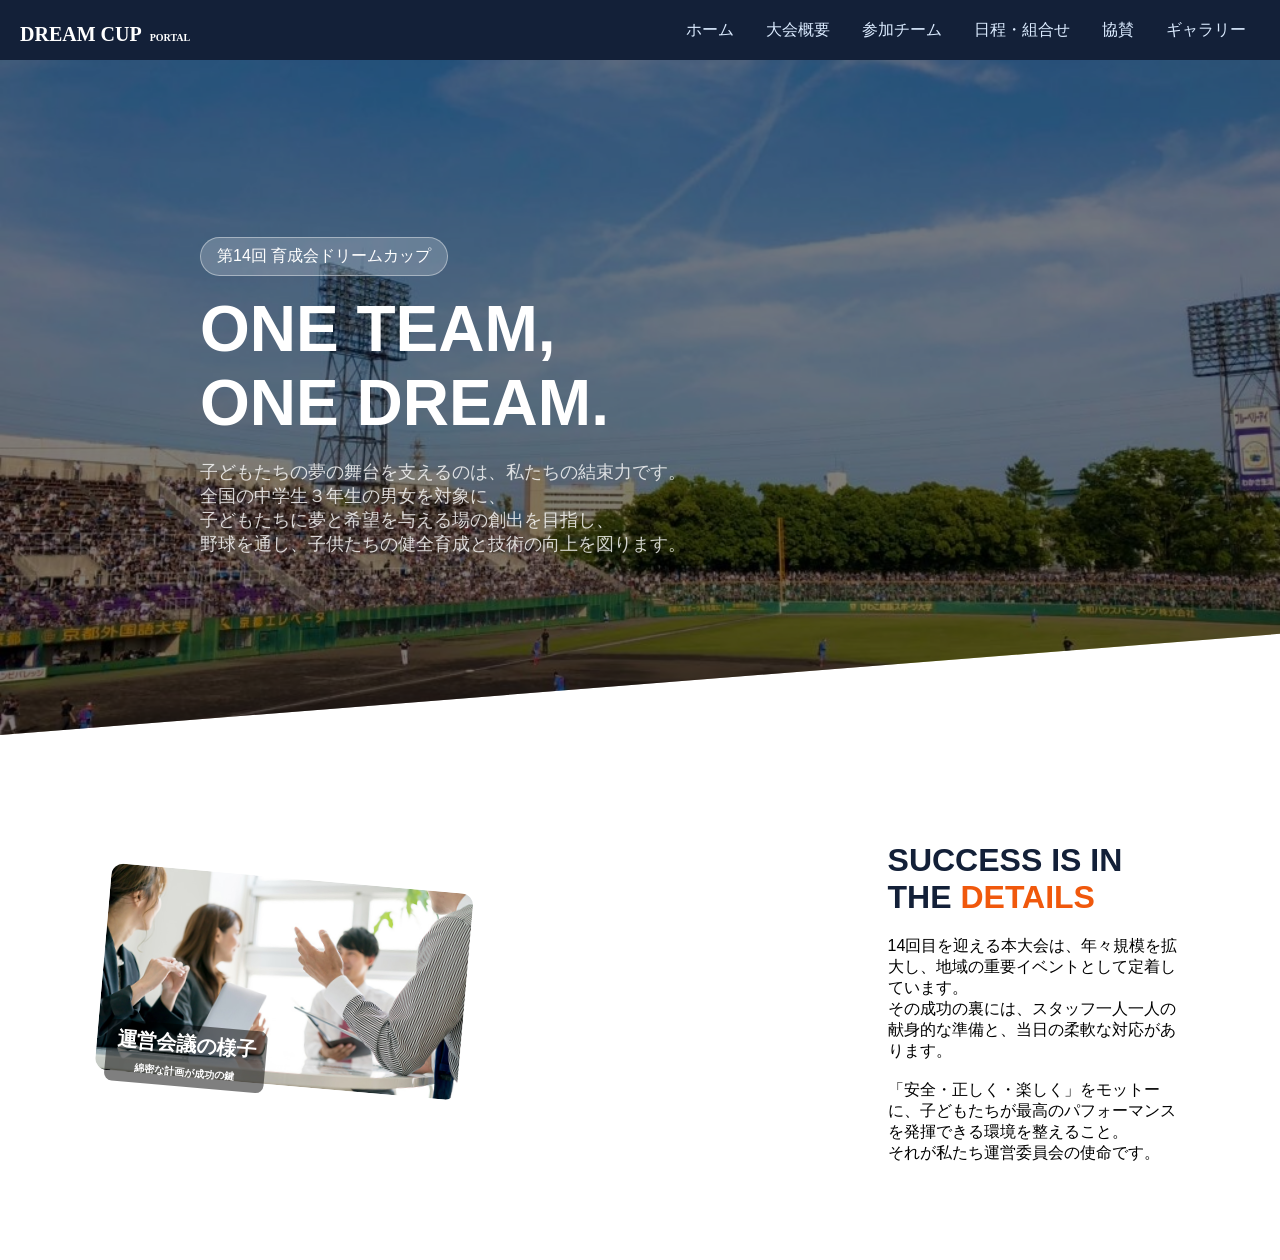
<file: index.html>
<!DOCTYPE html>
<html lang="ja">
    <head>
        <meta charset="UTF-8">
        <meta name="viewport" content="width=device-width, initial-scale=1.0">
        <title>testSite</title>
        <link rel="stylesheet" href="style.css">
    </head>
    <body>
        <div id="header"></div>

    <main>
        <section class="catch">
        <p class="catch-count">第14回 育成会ドリームカップ</p>
        <h1 class="catch-title">
            ONE TEAM,<br>
            ONE DREAM.
        </h1>
        <p class="catch-sub">子どもたちの夢の舞台を支えるのは、私たちの結束力です。<br>
            全国の中学生３年生の男女を対象に、<br>
            子どもたちに夢と希望を与える場の創出を目指し、<br>
            野球を通し、子供たちの健全育成と技術の向上を図ります。<br>
        </p>
        </section>

        <section class="meeting">
            <div class="meeting-image-card">
                <img src="images/meeting.jpg" alt="会議画像" class="meeting-img">
                <div class="meeting-image-text">運営会議の様子<br><span class="meeting-image-text-sub">綿密な計画が成功の鍵</span></div>
            </div>
            <div class="meeting-text">
                <h1>SUCCESS IS IN THE <span class="meeting-title">DETAILS</span></h1>

                <p>
                    14回目を迎える本大会は、年々規模を拡大し、地域の重要イベントとして定着しています。<br>
                    その成功の裏には、スタッフ一人一人の献身的な準備と、当日の柔軟な対応があります。<br>
                    <br>
                    「安全・正しく・楽しく」をモットーに、子どもたちが最高のパフォーマンスを発揮できる環境を整えること。<br>
                    それが私たち運営委員会の使命です。
                </p>
            </div>
        </section>
        <script src="script.js"></script>
    </main>
    </body>
</html>
</file>
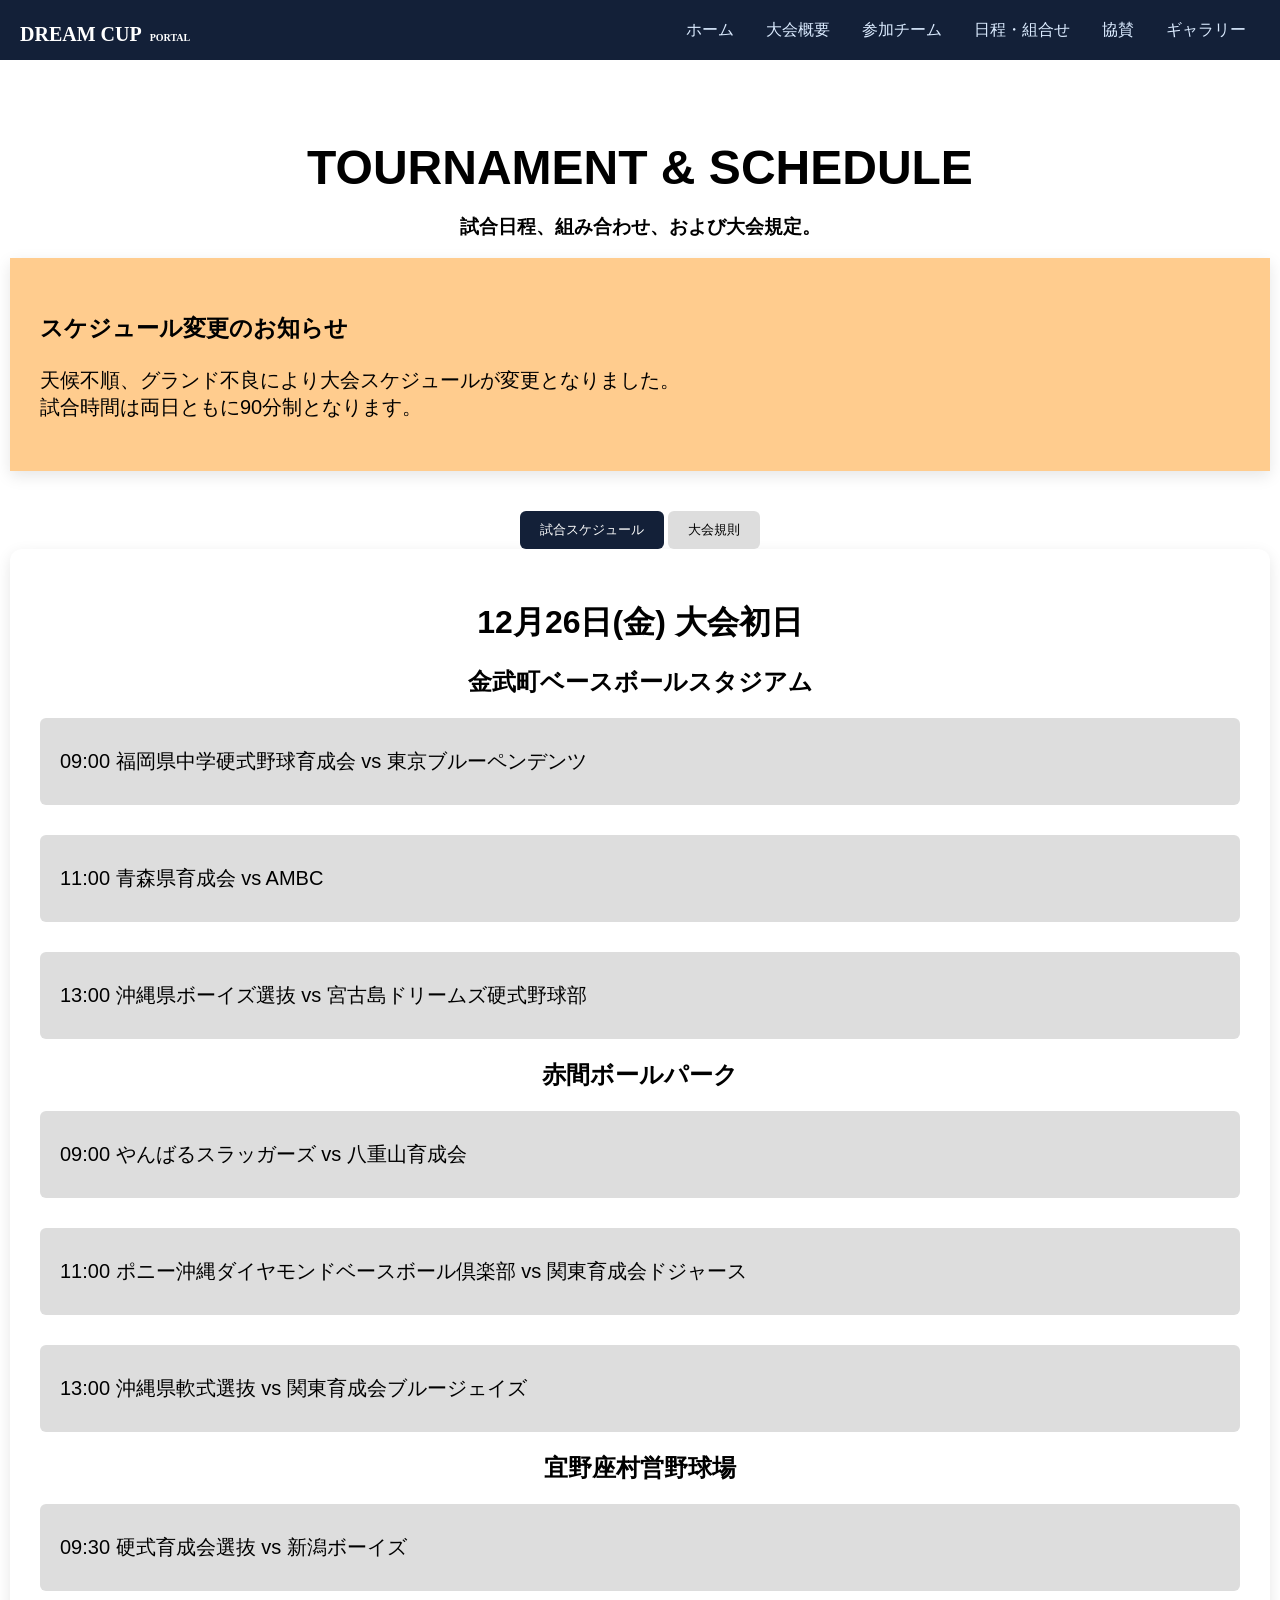
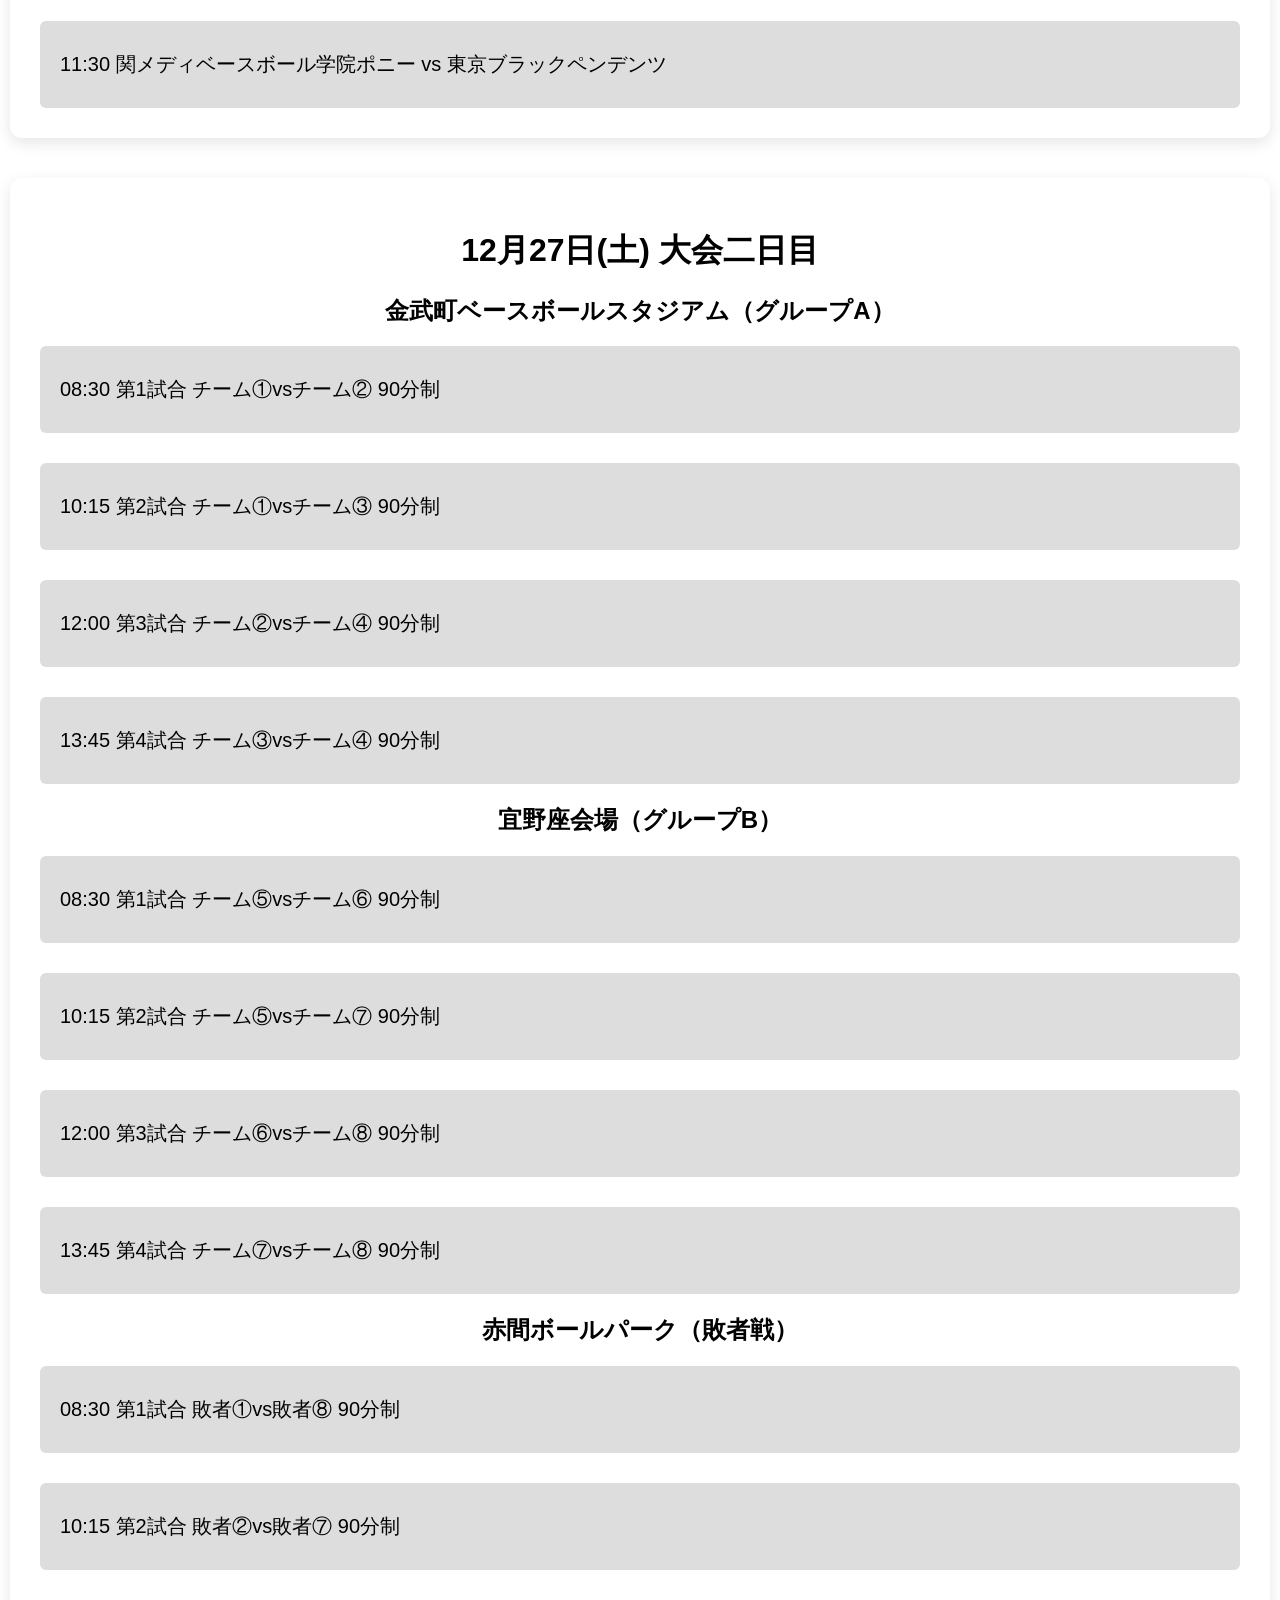
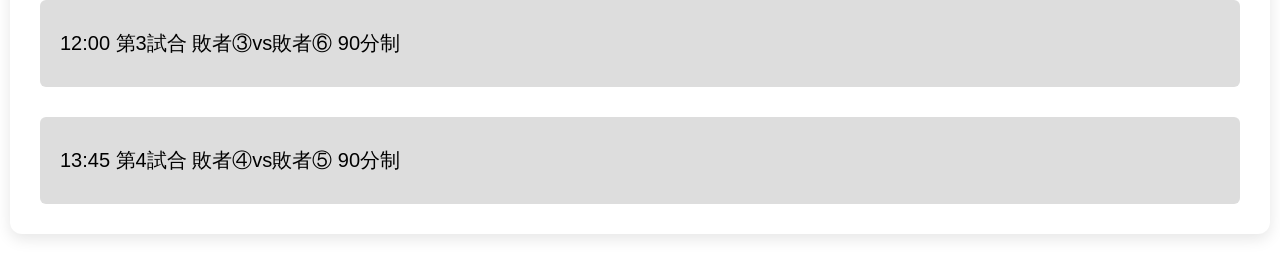
<file: Schedule.html>
<!DOCTYPE html>
<html lang="ja">
    <head>
        <meta charset="UTF-8">
        <meta name="viewport" content="width=device-width, initial-scale=1.0">
        <title>Schedule</title>
        <link rel="stylesheet" href="style.css">
    </head>
    <body>
        <div id="header"></div>
        <main>
            <h1 class="sub-page-title">TOURNAMENT & SCHEDULE</h1>
            <h3>試合日程、組み合わせ、および大会規定。</h3>

            <div class="schedule-infomation">
                <h3>スケジュール変更のお知らせ</h3>
                    <p>天候不順、グランド不良により大会スケジュールが変更となりました。<br>
                        試合時間は両日ともに90分制となります。
                    </p>
            </div>

            <div class="tab-buttons">
                <button class="tab-btn active" data-tab="match">
                    試合スケジュール
                </button>

                <button class="tab-btn" data-tab="rule">
                    大会規則
                </button>
            </div>

            <div class="tab-content active" id="match">
                <div class="schedule-card">
                    <h1>12月26日(金) 大会初日</h1>
                    <h2>金武町ベースボールスタジアム</h2>
                    <div class="schedule-grid">
                        <div class="schedule-time-card">
                            <p>
                                09:00  福岡県中学硬式野球育成会 vs 東京ブルーペンデンツ
                            </p>
                        </div>

                        <div class="schedule-time-card">
                            <p>
                                11:00  青森県育成会 vs AMBC
                            </p>
                        </div>

                        <div class="schedule-time-card">
                            <p>
                                13:00  沖縄県ボーイズ選抜 vs 宮古島ドリームズ硬式野球部
                            </p>
                        </div>
                    </div>

                    <h2>赤間ボールパーク</h2>
                    <div class="schedule-grid">
                        <div class="schedule-time-card">
                            <p>
                                09:00 やんばるスラッガーズ vs 八重山育成会
                            </p>
                        </div>

                        <div class="schedule-time-card">
                            <p>
                                11:00 ポニー沖縄ダイヤモンドベースボール倶楽部 vs 関東育成会ドジャース
                            </p>
                        </div>

                        <div class="schedule-time-card">
                            <p>
                                13:00 沖縄県軟式選抜 vs 関東育成会ブルージェイズ
                            </p>
                        </div>
                    </div>

                    <h2>宜野座村営野球場</h2>
                    <div class="schedule-grid">
                        <div class="schedule-time-card">
                            <p>
                                09:30 硬式育成会選抜 vs 新潟ボーイズ
                            </p>
                        </div>

                        <div class="schedule-time-card">
                            <p>
                                11:30 関メディベースボール学院ポニー vs 東京ブラックペンデンツ
                            </p>
                        </div>
                    </div>
                </div>

                <div class="schedule-card">
                    <h1>12月27日(土) 大会二日目</h1>
                    <h2>金武町ベースボールスタジアム（グループA）</h2>
                    <div class="schedule-grid">
                        <div class="schedule-time-card">
                            <p>
                                08:30 第1試合 チーム①vsチーム② 90分制
                            </p>
                        </div>

                        <div class="schedule-time-card">
                            <p>
                                10:15 第2試合 チーム①vsチーム③ 90分制
                            </p>
                        </div>

                        <div class="schedule-time-card">
                            <p>
                                12:00 第3試合 チーム②vsチーム④ 90分制
                            </p>
                        </div>

                        <div class="schedule-time-card">
                            <p>
                                13:45 第4試合 チーム③vsチーム④ 90分制
                            </p>
                        </div>
                    </div>

                    <h2>宜野座会場（グループB）</h2>
                    <div class="schedule-grid">
                        <div class="schedule-time-card">
                            <p>
                                08:30 第1試合 チーム⑤vsチーム⑥ 90分制
                            </p>
                        </div>

                        <div class="schedule-time-card">
                            <p>
                                10:15 第2試合 チーム⑤vsチーム⑦ 90分制
                            </p>
                        </div>

                        <div class="schedule-time-card">
                            <p>
                                12:00 第3試合 チーム⑥vsチーム⑧ 90分制
                            </p>
                        </div>
                        
                        <div class="schedule-time-card">
                            <p>
                                13:45 第4試合 チーム⑦vsチーム⑧ 90分制
                            </p>
                        </div>
                    </div>

                    <h2>赤間ボールパーク（敗者戦）</h2>
                    <div class="schedule-grid">
                        <div class="schedule-time-card">
                            <p>
                                08:30 第1試合 敗者①vs敗者⑧ 90分制
                            </p>
                        </div>

                        <div class="schedule-time-card">
                            <p>
                                10:15 第2試合 敗者②vs敗者⑦ 90分制
                            </p>
                        </div>

                        <div class="schedule-time-card">
                            <p>
                                12:00 第3試合 敗者③vs敗者⑥ 90分制
                            </p>
                        </div>

                        <div class="schedule-time-card">
                            <p>
                                13:45 第4試合 敗者④vs敗者⑤ 90分制
                            </p>
                        </div>
                    </div>
                </div>
            </div>

            <div class="tab-content" id="rule">
                <div class="rule-infomation">
                    <h1>大会規則（抜粋）</h1>

                    <p>1.本大会は7イニング、90分ゲームとする。<br>
                        2.大会はコールドゲームを採用する。（4回以降10点差、5回以降7点差）<br>
                        3.同点の場合は引き分けとする。（予選リーグ）<br>
                        4.投手の連投は認めるが、同日に7イニング以上投球することはできない。<br>
                        5.守備・攻撃・監督のタイム回数は、1試合3回以内とする。<br>
                        6.打者、走者、ベースコーチは必ずヘルメット（硬式用公認）を着用する。<br>
                        7.捕手は、レガース、プロテクター、ヘルメット、マスク、ファウルカップを着用する。<br>
                        8.試合終了後のグラウンド整備は基本両チームで行うこと。<br>
                        9.登録メンバーを試合途中で全員起用した後、怪我で試合継続ができない場合は、一度ベンチへ戻った選手を再度出場できる。<br>
                        10.申告敬遠は可能とする。タイム回数に含まない。<br>
                    </p>
                </div>
            </div>

        </main>
        <script src="script.js"></script>
    </body>
</html>
</file>
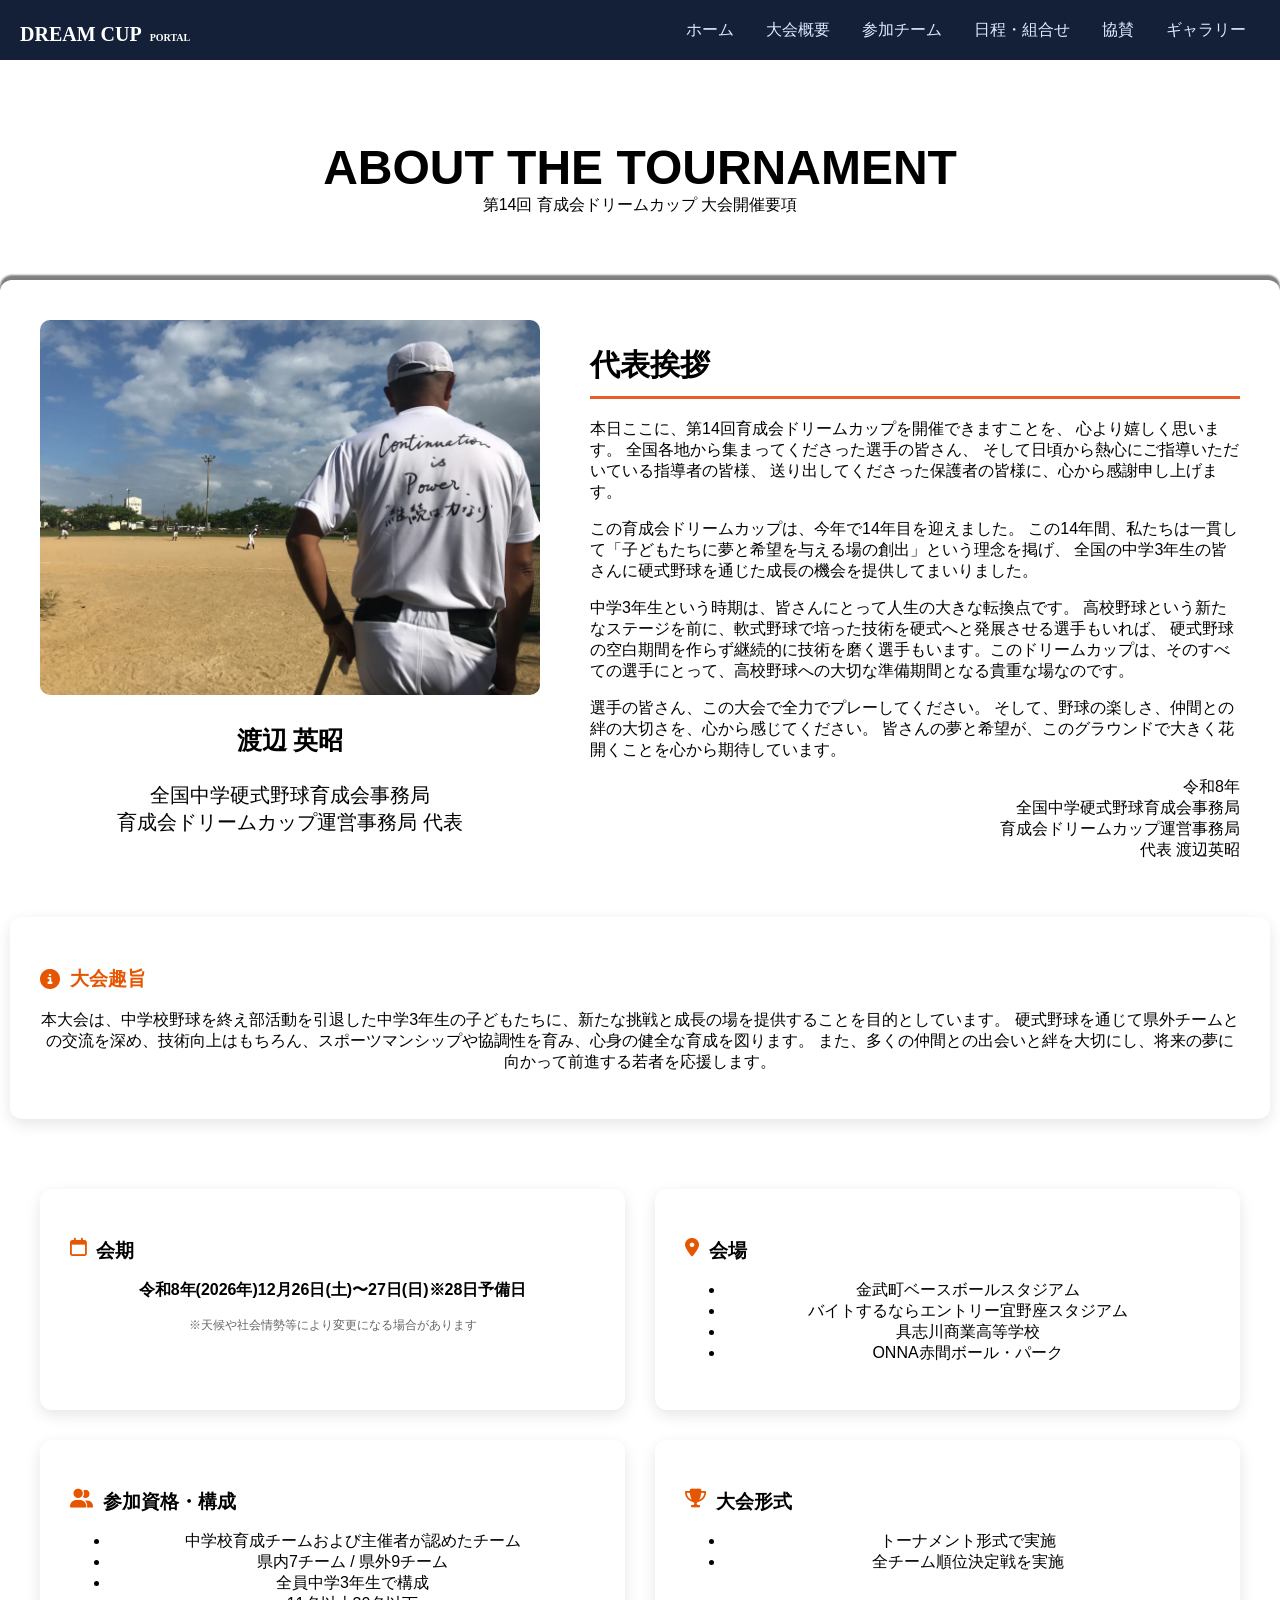
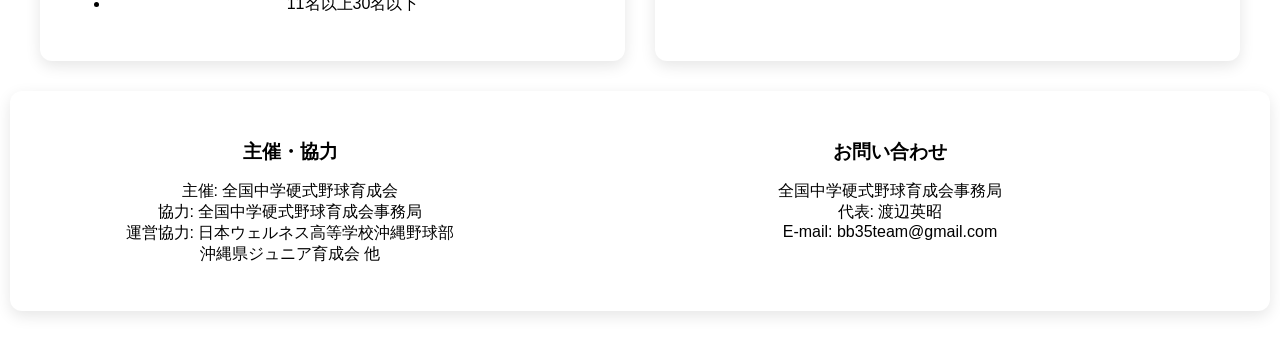
<file: Tournament.html>
<!DOCTYPE html>
<html lang="ja">
    <head>
        <meta charset="UTF-8">
        <meta name="viewport" content="width=device-width, initial-scale=1.0">
        <title>Tournament</title>
        <link rel="stylesheet" href="style.css">
        <link rel="stylesheet" href="https://cdnjs.cloudflare.com/ajax/libs/font-awesome/6.5.0/css/all.min.css">
    </head>
        <body>
            <div id="header"></div>
            <main>
                <h1 class="sub-page-title">ABOUT THE TOURNAMENT</h1>
                <p　class="sub-page-title">第14回 育成会ドリームカップ 大会開催要項</p>

                <div class="greeting">
                    <div class="greeting-left">
                        <img src="images/representative.jpg" alt="代表画像" class="representative-img">
                        <h3 class="presenter-name">渡辺 英昭</h3>
                        <p class="person-title">全国中学硬式野球育成会事務局 <br>育成会ドリームカップ運営事務局 代表</p>
                    </div>
                    <div class="greeting-right">

                        <h2 class="greeting-title">代表挨拶</h2>

                        <p>
                        本日ここに、第14回育成会ドリームカップを開催できますことを、
                        心より嬉しく思います。
                        全国各地から集まってくださった選手の皆さん、
                        そして日頃から熱心にご指導いただいている指導者の皆様、
                        送り出してくださった保護者の皆様に、心から感謝申し上げます。
                        </p>

                        <p>この育成会ドリームカップは、今年で14年目を迎えました。
                        この14年間、私たちは一貫して「子どもたちに夢と希望を与える場の創出」という理念を掲げ、
                        全国の中学3年生の皆さんに硬式野球を通じた成長の機会を提供してまいりました。</p>
                        <p>
                        中学3年生という時期は、皆さんにとって人生の大きな転換点です。
                        高校野球という新たなステージを前に、軟式野球で培った技術を硬式へと発展させる選手もいれば、
                        硬式野球の空白期間を作らず継続的に技術を磨く選手もいます。このドリームカップは、そのすべての選手にとって、高校野球への大切な準備期間となる貴重な場なのです。</p>
                        <p>
                        選手の皆さん、この大会で全力でプレーしてください。
                        そして、野球の楽しさ、仲間との絆の大切さを、心から感じてください。
                        皆さんの夢と希望が、このグラウンドで大きく花開くことを心から期待しています。</p>

                        <p class="sign">令和8年<br>
                            全国中学硬式野球育成会事務局<br>
                            育成会ドリームカップ運営事務局<br>
                            代表 渡辺英昭</p>
                    </div>
                </div>

                <div class="tornament-purpose">
                    <h3 class="purpose-title">
                        <i class="fa-solid fa-circle-info"></i>
                        大会趣旨
                    </h3>
                        本大会は、中学校野球を終え部活動を引退した中学3年生の子どもたちに、新たな挑戦と成長の場を提供することを目的としています。 
                        硬式野球を通じて県外チームとの交流を深め、技術向上はもちろん、スポーツマンシップや協調性を育み、心身の健全な育成を図ります。 
                        また、多くの仲間との出会いと絆を大切にし、将来の夢に向かって前進する若者を応援します。
                    <p>
                </div>

                <div class="info-grid">

                    <div class="info-card">
                        <h3>
                            <i class="fa-regular fa-calendar"></i> 
                            会期
                        </h3>

                        <p class="date">
                            令和8年(2026年)12月26日(土)〜27日(日)※28日予備日
                        </p>

                        <p class="note">
                        ※天候や社会情勢等により変更になる場合があります
                        </p>

                    </div>

                    <div class="info-card">
                        <h3>
                            <i class="fa-solid fa-location-dot"></i> 
                            会場
                        </h3>

                        <ul>
                            <li>金武町ベースボールスタジアム</li>
                            <li>バイトするならエントリー宜野座スタジアム</li>
                            <li>具志川商業高等学校</li>
                            <li>ONNA赤間ボール・パーク</li>
                        </ul>
                    </div>

                    <div class="info-card">
                        <h3>
                            <i class="fa-solid fa-user-group"></i> 
                            参加資格・構成
                        </h3>

                        <ul>
                            <li>中学校育成チームおよび主催者が認めたチーム</li>
                            <li>県内7チーム / 県外9チーム</li>
                            <li>全員中学3年生で構成</li>
                            <li>11名以上30名以下</li>
                        </ul>
                    </div>

                    <div class="info-card">
                        <h3>
                            <i class="fa-solid fa-trophy"></i> 
                            大会形式
                        </h3>

                        <ul>
                            <li>トーナメント形式で実施</li>
                            <li>全チーム順位決定戦を実施</li>
                        </ul>
                    </div>

                </div>

                <div class="info-other">
                    <div class="other-card">
                        <h3 class="card-title">主催・協力</h3>
                        <p>主催: 全国中学硬式野球育成会<br>
                        協力: 全国中学硬式野球育成会事務局<br>
                        運営協力: 日本ウェルネス高等学校沖縄野球部<br>
                                沖縄県ジュニア育成会 他
                            </p>
                    </div>

                    <div class="other-card">
                        <h3 class="card-title">お問い合わせ</h3>
                        <p>全国中学硬式野球育成会事務局<br>
                        代表: 渡辺英昭<br>
                        E-mail: bb35team@gmail.com
                        </p>
                    </div>
                </div>

            </main>

            <script src="script.js"></script>
        </body>
</html>
</file>
<file: style.css>
main {
        font-family: sans-serif;
        background: white;
        text-align: center;
}

body{
    margin:0;
    padding-top: 60px;
}

.navbar{
    position: fixed;
    top:0;
    left:0;
    width: 100%;
    height: 60px;
    background: #132038;
    color:white;
    display: flex;
    justify-content: space-between;
    align-items: center;
    padding: 0 20px;
    box-sizing: border-box;
    z-index: 1000;
}

.nav-btn{
    color: #dbebff;
    text-decoration: none;
    padding: 8px 14px;
    border-radius: 5px;
    transition: all 0.2s ease;
}

.nav-btn:hover{
    background-color: #424d61;
}

.logo{
    font-size: 20px;
    font-weight:  bold;    
}

.logo-small{
    font-size: 10px;
}

.hamburger{
    display: none;
    flex-direction: column;
    cursor: pointer;
    gap: 5px;
}

.hamburger span{
    width: 25px;
    height: 3px;
    background: white;
}

.catch{
    
    background: url("images/baseball.jpg") center/cover no-repeat;
    color:white;
    display: flex;
    flex-direction: column;
    justify-content: center;
    align-items: flex-start;
    text-align: left;
    padding-left: 200px;
    position: relative;
    min-height: 75vh;
    clip-path: polygon(0 0, 100% 0, 100% 85%,0 100%);
}

.catch::before{
    content: "";
    position: absolute;
    inset: 0;
    background: rgba(0, 0, 0, 0.5);   
    z-index: 1;
}

.catch *{
    z-index: 1;
}

.catch-title{
    font-size: clamp(32px,6vw,64px);
    left: 20%;
    margin: 0;
}

.catch-sub{
    font-size: 18px;
    margin-top: 20px;
    opacity: 0.8;
}

.catch-count{
    background: rgba(255, 255, 255, 0.2);
    text-align: center;
    padding: 8px 16px;
    border-radius: 32px;
    border: 1px solid rgba(255, 255, 255, 0.4);
}

.meeting{
    display: flex;
    align-items: center;
    justify-content: center;
    gap: 60px;
    padding: 80px 8%;
}

.meeting-img{
    width: 1000px;
    max-width: 50%;
    border-radius: 12px;
}

.meeting-text{
    max-width: 800px;
}

.meeting-text h1{
    font-size: 32px;
    margin-bottom:  20px;
    text-align: left;
    color: #132038;
}

.meeting-text p{
    text-align: left;
}

.meeting-title{
    color: #f0580c;
}

.meeting-image-card{
    position: relative;
    display: inline-block;
    overflow:visible;
    transform: rotate(5deg);
    transition: transform 0.6s cubic-bezier(0.22,1,0.36,1);
    padding : 20px 0px;
}

.meeting-image-card:hover{
    transform: rotate(0deg);
}

.meeting-image-card img{
    width: 2000px;
    display: block;
}


.meeting-image-text{
    position: absolute;
    bottom: 10px;
    left: 10px;
    color: white;
    font-size: 20px;
    font-weight: bold;
    background: rgba( 0 ,0,0 ,0.5);
    padding: 6px 10px;
    border-radius: 8px;
    border: black;
    
}

.meeting-image-text-sub{
    font-size: 10px;
    padding: 2px;
    text-shadow: black;
}

.sub-page-title{
    font-size: clamp(32px,6vw,48px);
    left: 20%;
    margin: 0;
    margin-top: 80px;
}

.greeting{
    background:white;
    border-radius:12px;
    box-shadow: 0px -5px 2px rgba(0,0,0,0.5);
    padding:40px;
    
    display:flex;
    gap:50px;

    max-width:1200px;
    margin:0 auto;
    margin-top: 5%;
    min-height: 50vh;
}

.greeting-left{
    width: 500px;
    border-radius: 10px;
}

.representative-img{

        width:100%;
    border-radius:10px;
}

.presenter-name{
    font-size: 25px;
}

.person-title{
    font-size: 20px;
}

.greeting-right{
    flex:1;
    text-align:left;
}

.greeting-title{
    font-size:30px;
    border-bottom:3px solid #e95c2b;
    padding-bottom:10px;
    margin-bottom:20px;
}

.sign{
    text-align:right;
}

.tornament-purpose{
    background:white;
    border-radius:12px;
    padding:30px;
    box-shadow:0 5px 15px rgba(0,0,0,0.1);
        max-width:1200px;
    margin:0 auto;
    margin-bottom:40px;
    
}

.purpose-title{
    
    display:flex;
    align-items:center;
    gap:10px;
    color:#e65500;
}

.purpose-title i{
    font-size:20px;
}

.info-grid{
    display:grid;
    grid-template-columns:1fr 1fr;
    gap:30px;
        max-width:1200px;
    margin:0 auto;
    padding: 30px;
}

.info-card{
    background:white;
    border-radius:12px;
    padding:30px;
    box-shadow:0 5px 15px rgba(0,0,0,0.1);
}

.info-card h3{
    display:flex;
    align-items:left;
    gap:10px;
    margin-bottom:15px;
}

.info-card i{
    color:#e65500;
}

.date{
    font-weight:bold;
}

.note{
    font-size:12px;
    color:#666;
}

.info-other{
    background:white;
    border-radius:12px;
    padding:30px;
    box-shadow:0 5px 15px rgba(0,0,0,0.1);
    max-width:1200px;
    margin:0 auto;
    margin-bottom:40px;
    display: grid;
    grid-template-columns:1fr 1fr;
    
}

.other-card{

    max-width: 500px;
}

.other-card h3{
    align-items:left;
    gap:10px;
    margin-bottom:15px;
}

.team-grid{
    display: grid;
    grid-template-columns:1fr 1fr;
    gap:30px;
    margin-top:40px;
    max-width:1200px;
    margin:0 auto;
}

.team-card{
background:white;
border-radius:12px;
padding:20px;
text-align:center;
box-shadow:0 5px 15px rgba(0,0,0,0.1);
}

.team-card img{
width:100%;
height:150px;
object-fit:cover;
border-radius:8px;
margin-bottom:10px;
}

.tournament-format{
        display: grid;
    grid-template-columns:1fr 1fr;
    gap:30px;
    margin-top:40px;
    max-width:1200px;
    margin:0 auto;
}

.format-card{
    background:white;
border-radius:12px;
padding:20px;
text-align:center;
box-shadow:0 5px 15px rgba(0,0,0,0.1);
}

.tab-buttons{
display:inline;
gap:10px;
margin-bottom:20px;

}

.tab-btn{
padding:10px 20px;
border:none;
background:#ddd;
cursor:pointer;
border-radius:6px;

}

.tab-btn.active{
background:#132038;
color:white;
}

.tab-content{
display:none;

}

.tab-content.active{
display:block;
}

.schedule-card{
    background:white;
    border-radius:12px;
    padding:30px;
    box-shadow:0 5px 15px rgba(0,0,0,0.1);
        max-width:1200px;
    margin:0 auto;
    margin-bottom:40px;
    
}

.schedule-grid{
    display: grid;
    grid-template-columns:1fr;
    gap:30px;
    margin-top:40px;
    max-width:1200px;
    margin:0 auto;
}

.schedule-time-card{
    padding:10px 20px;
border:none;
background:#ddd;
cursor:pointer;
border-radius:6px;
text-align: left;
font-size: 20px;
}

.schedule-infomation{
    background:rgba(255, 153, 30, 0.5);
    padding:30px;
    box-shadow:0 5px 15px rgba(0,0,0,0.1);
        max-width:1200px;
    margin:0 auto;
    margin-bottom:40px;
text-align: left;
font-size: 20px;
}

.rule-infomation{
        background:white;
    padding:30px;
        border-radius:12px;
    box-shadow:0 5px 15px rgba(0,0,0,0.1);
        max-width:1200px;
    margin:0 auto;
    margin-bottom:40px;
    text-align: left;
}

.rule-infomation p{
font-size: 20px;
}


@media (max-width:768px){

.catch{
    padding-left:20px;
    padding-right:20px;
}
.catch-title{
    font-size: 28px;
}

.catch-sub{
    font-size:14px;
}

.meeting{
    flex-direction:column;
    gap:40px;
    padding:40px 20px;
}

.meeting-text h1{
    font-size:24px;
}

.meeting-image-card{
    transform:none;
}

.meeting-image-card img{
    width:100%;
}

.nav-menu{
    position: absolute;
    top: 60px;
    left: 0;
    width: 100%;
    background: #132038;

    display: flex;
    flex-direction: column;

    transform: translateY(-200%);
    transition: 0.3s;
}

.nav-menu.active{
    transform: translateY(0);
}

.nav-btn{
    padding: 15px;
    border-top: 1px solid rgba(255, 255, 255, 0.1);
}

.hamburger{
    display: flex;
}

.greeting{
    flex-direction:column;
padding:25px;
gap:30px;
}

.greeting-left{
    width: 100%;
}

.presenter-name{
font-size:20px;
}

.person-title{
font-size:16px;
}

.greeting-title{
font-size:22px;
}

.info-grid{
grid-template-columns:1fr;
padding:20px;
}

.info-other{
grid-template-columns:1fr;
gap:20px;
}

.team-grid{
grid-template-columns:1fr;
}

.team-card img{
height:200px;
}

.tournament-format{
grid-template-columns:1fr;
}

.schedule-time-card{
font-size:16px;
}

.schedule-infomation{
font-size:16px;
padding:20px;
}

.rule-infomation p{
font-size:16px;
}

.tab-buttons{
display:flex;
justify-content:center;
}

.tab-btn{
flex:1;
}

}
</file>
